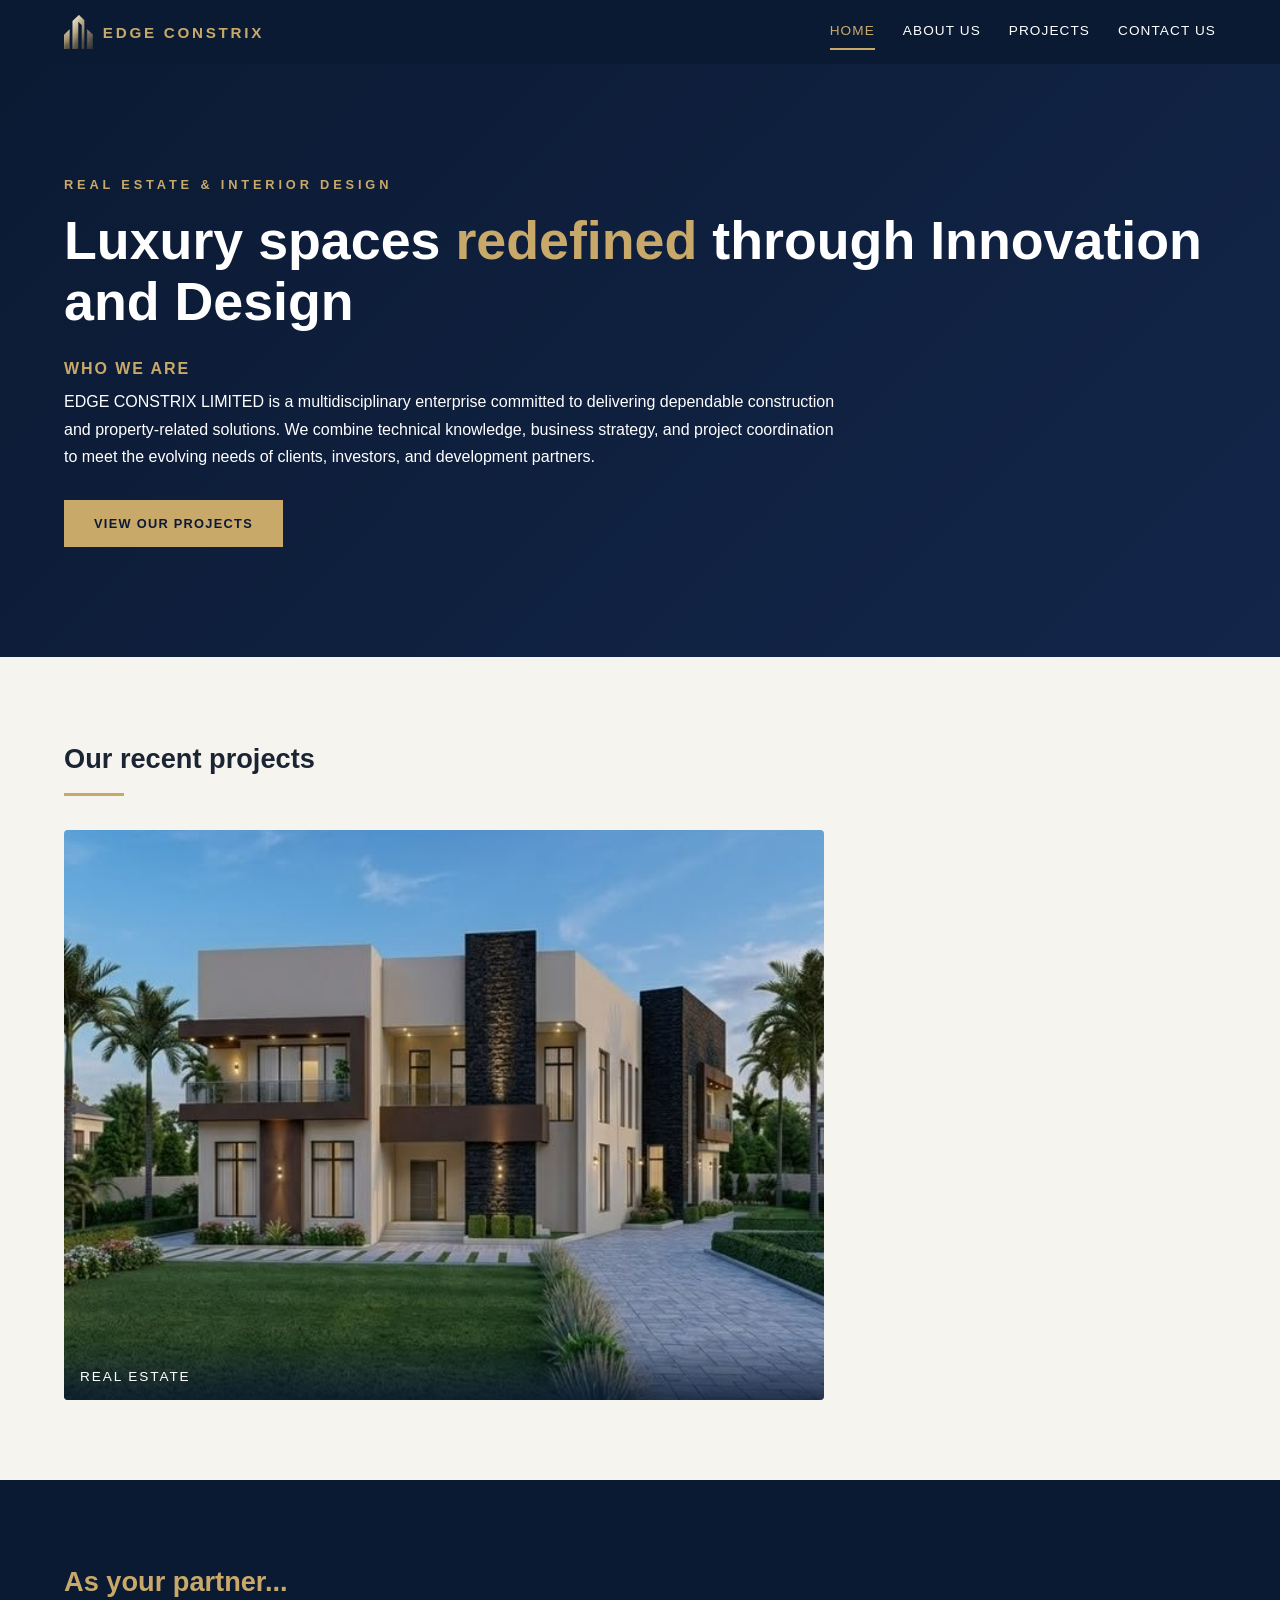
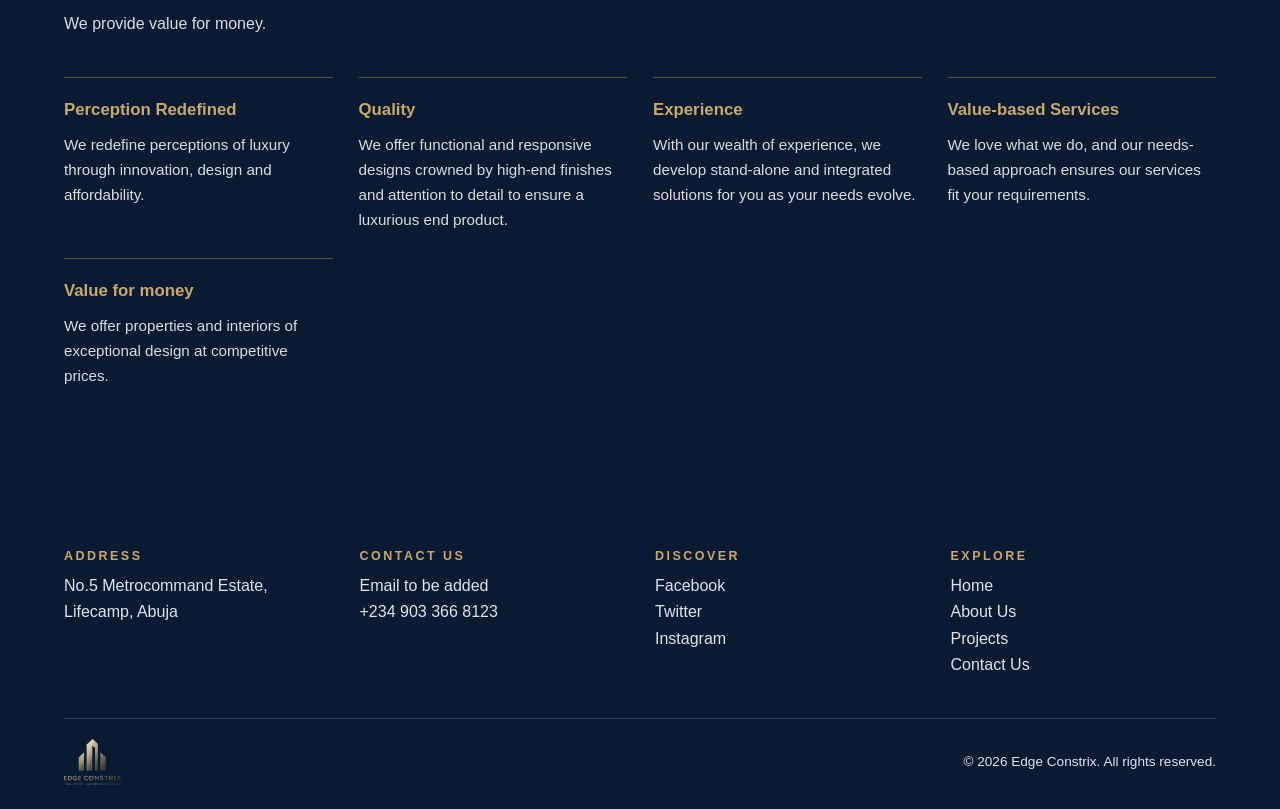
<file: index.html>
<!DOCTYPE html>
<html lang="en">
<head>
<meta charset="utf-8">
<meta name="viewport" content="width=device-width, initial-scale=1">
<title>Welcome - Edge Constrix</title>
<meta name="description" content="Edge Constrix: real estate and interior design.">
<link rel="icon" href="images/logo-mark.png">
<link rel="stylesheet" href="css/style.css">
</head>
<body>
<header class="nav">
  <a class="brand" href="index.html"><img src="images/logo-mark.png" alt=""><span>EDGE CONSTRIX</span></a>
  <button class="burger" aria-label="Menu" aria-expanded="false"><i></i><i></i><i></i></button>
  <nav><a href="index.html" class=active>Home</a><a href="about.html">About Us</a><a href="projects.html">Projects</a><a href="contact.html">Contact Us</a></nav>
</header>
<section class="hero">
  <div class="hero-text">
    <h5>REAL ESTATE &amp; INTERIOR DESIGN</h5>
    <h1>Luxury spaces <em>redefined</em> through Innovation and Design</h1>
    <p class="who"><span class="who-label">WHO WE ARE</span><br>EDGE CONSTRIX LIMITED is a multidisciplinary enterprise committed to delivering dependable construction and property-related solutions. We combine technical knowledge, business strategy, and project coordination to meet the evolving needs of clients, investors, and development partners.</p>
    <a class="btn" href="projects.html">View our projects</a>
  </div>
</section>
<section class="block">
  <h3 class="title">Our recent projects</h3>
  <div class="recent single">
    <figure><img src="images/projects/real-estate.jpg" alt="Modern two-storey residence with landscaped garden" loading="lazy"><figcaption>Real Estate</figcaption></figure>
  </div>
</section>
<section class="block dark">
  <h4>As your partner...</h4><p class="lead">We provide value for money.</p>
  <div class="grid3 values">
    <div><h5>Perception Redefined</h5><p>We redefine perceptions of luxury through innovation, design and affordability.</p></div>
    <div><h5>Quality</h5><p>We offer functional and responsive designs crowned by high-end finishes and attention to detail to ensure a luxurious end product.</p></div>
    <div><h5>Experience</h5><p>With our wealth of experience, we develop stand-alone and integrated solutions for you as your needs evolve.</p></div>
    <div><h5>Value-based Services</h5><p>We love what we do, and our needs-based approach ensures our services fit your requirements.</p></div>
    <div><h5>Value for money</h5><p>We offer properties and interiors of exceptional design at competitive prices.</p></div>
  </div>
</section>
<footer class="footer">
  <div class="cols">
    <div><h6>Address</h6><p>No.5 Metrocommand Estate,<br>Lifecamp, Abuja</p></div>
    <div><h6>Contact Us</h6><p>Email to be added<br>+234 903 366 8123</p></div>
    <div><h6>Discover</h6><p><a href="#">Facebook</a><br><a href="#">Twitter</a><br><a href="#">Instagram</a></p></div>
    <div><h6>Explore</h6><p><a href="index.html">Home</a><br><a href="about.html">About Us</a><br><a href="projects.html">Projects</a><br><a href="contact.html">Contact Us</a></p></div>
  </div>
  <div class="copy"><img src="images/logo.png" alt="Edge Constrix"><p>&copy; <span id="yr">2026</span> Edge Constrix. All rights reserved.</p></div>
</footer>
<script src="js/main.js"></script>
</body>
</html>
</file>
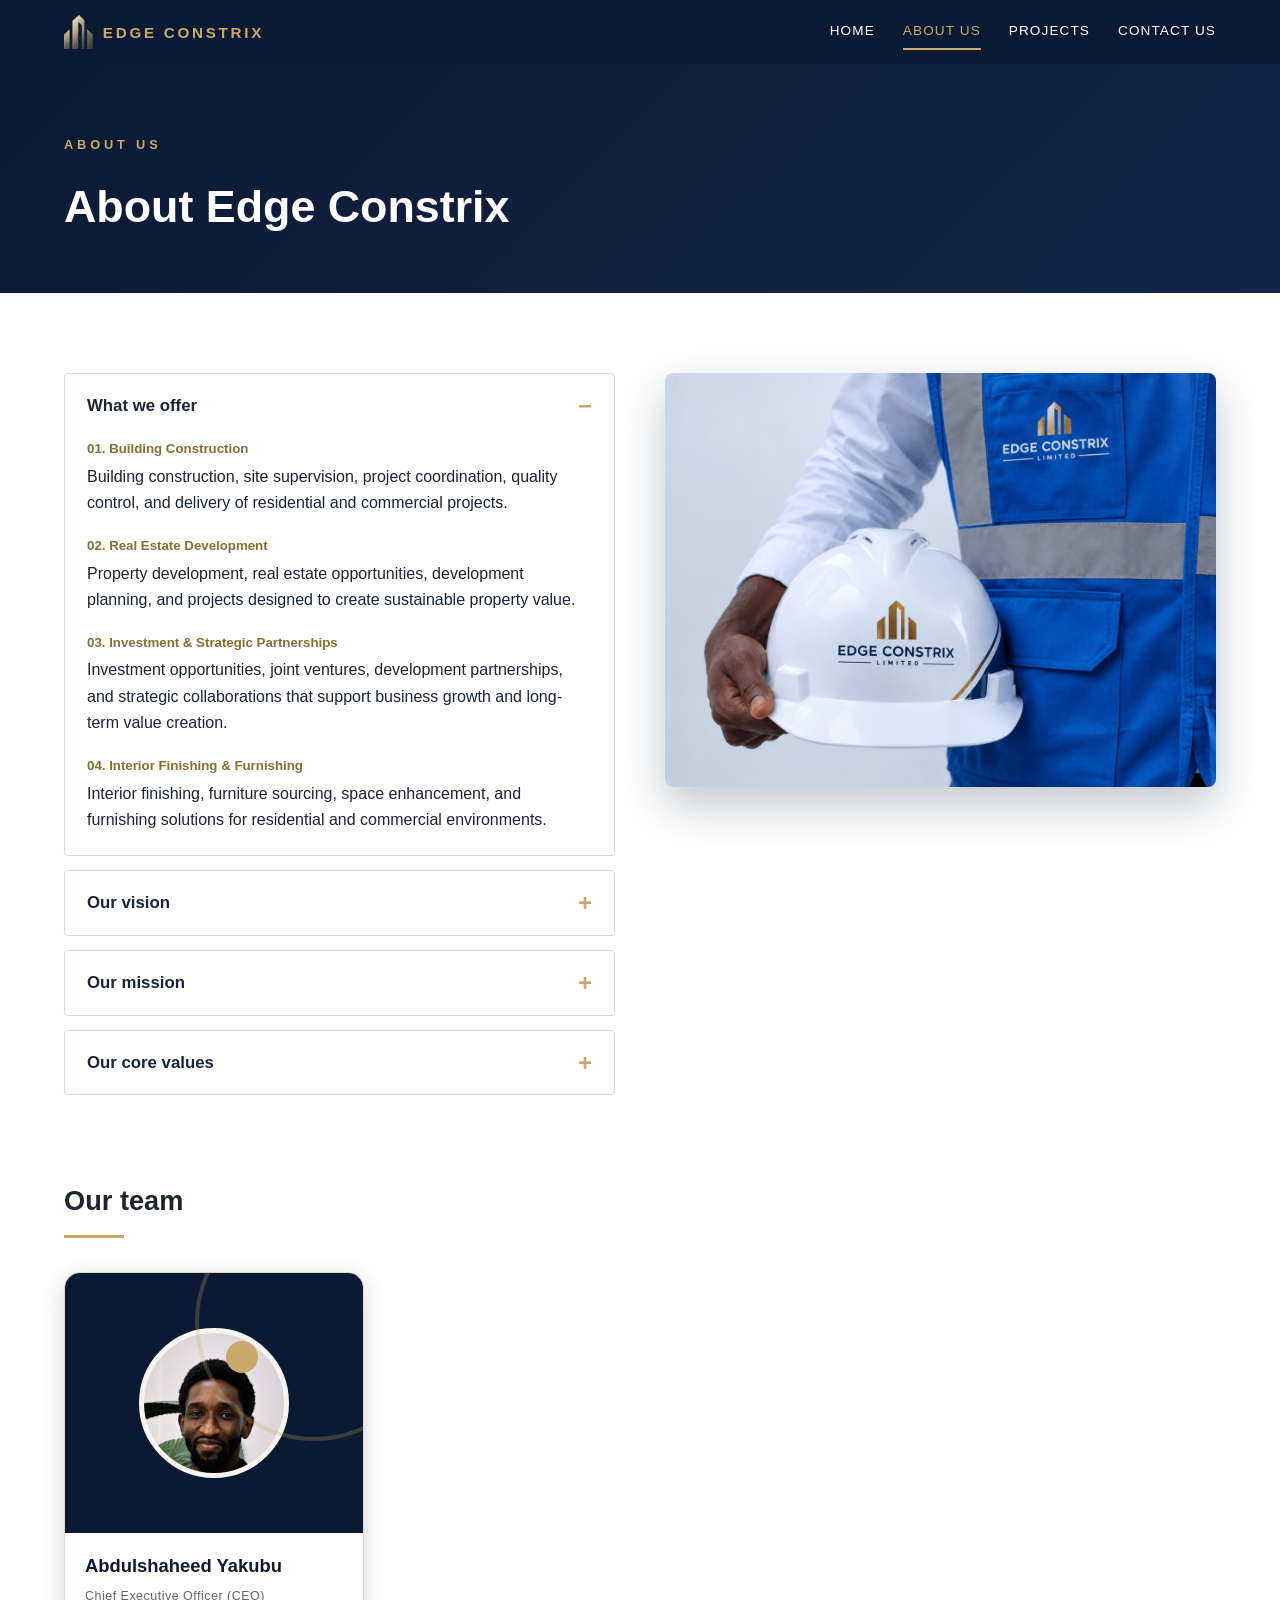
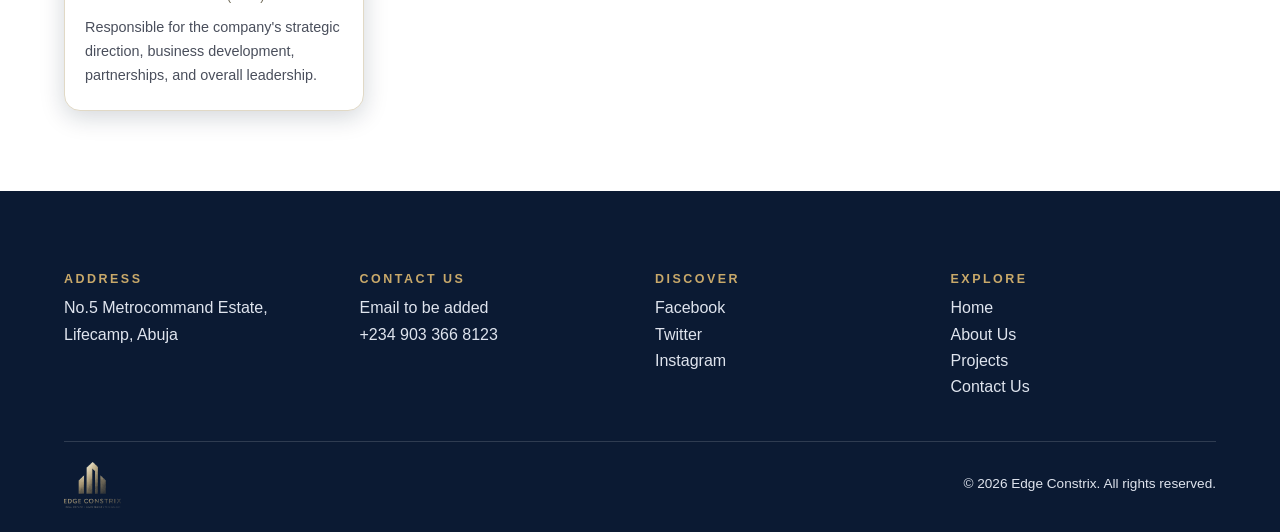
<file: about.html>
<!DOCTYPE html>
<html lang="en">
<head>
<meta charset="utf-8">
<meta name="viewport" content="width=device-width, initial-scale=1">
<title>About Us - Edge Constrix</title>
<meta name="description" content="Edge Constrix: real estate and interior design.">
<link rel="icon" href="images/logo-mark.png">
<link rel="stylesheet" href="css/style.css">
</head>
<body>
<header class="nav">
  <a class="brand" href="index.html"><img src="images/logo-mark.png" alt=""><span>EDGE CONSTRIX</span></a>
  <button class="burger" aria-label="Menu" aria-expanded="false"><i></i><i></i><i></i></button>
  <nav><a href="index.html">Home</a><a href="about.html" class=active>About Us</a><a href="projects.html">Projects</a><a href="contact.html">Contact Us</a></nav>
</header>
<section class="page-head"><h5>ABOUT US</h5><h1>About Edge Constrix</h1></section>
<section class="block about-white">
  <div class="about-grid">
  <div class="acc">
    <details open><summary>What we offer</summary>
      <div class="offer">
        <div><h5>01. Building Construction</h5><p>Building construction, site supervision, project coordination, quality control, and delivery of residential and commercial projects.</p></div>
        <div><h5>02. Real Estate Development</h5><p>Property development, real estate opportunities, development planning, and projects designed to create sustainable property value.</p></div>
        <div><h5>03. Investment &amp; Strategic Partnerships</h5><p>Investment opportunities, joint ventures, development partnerships, and strategic collaborations that support business growth and long-term value creation.</p></div>
        <div><h5>04. Interior Finishing &amp; Furnishing</h5><p>Interior finishing, furniture sourcing, space enhancement, and furnishing solutions for residential and commercial environments.</p></div>
      </div>
    </details>
    <details><summary>Our vision</summary>
      <p>To become a trusted African enterprise recognised for excellence in construction, real estate development, strategic investment, and innovative built-environment solutions.</p>
    </details>
    <details><summary>Our mission</summary>
      <p>To deliver reliable, quality-driven, and cost-effective construction, real estate, investment, and interior solutions that create lasting value for our clients and communities.</p>
    </details>
    <details><summary>Our core values</summary>
      <ul class="values-list">
        <li><b>Integrity:</b> Acting with honesty and accountability.</li>
        <li><b>Excellence:</b> Maintaining high standards in our work.</li>
        <li><b>Innovation:</b> Embracing practical and forward-thinking solutions.</li>
        <li><b>Partnership:</b> Building strong, lasting business relationships.</li>
        <li><b>Value creation:</b> Delivering meaningful outcomes for clients and partners.</li>
      </ul>
    </details>
  </div>
  <div class="about-img"><img src="images/helmet.jpg" alt="Edge Constrix branded safety helmet and vest"></div>
  </div>
  <div class="team">
    <h3 class="title">Our team</h3>
    <article class="card">
      <div class="card-top"><span class="dot"></span><div class="avatar"><img src="images/ceo.jpg" alt="Abdulshaheed Yakubu"></div></div>
      <div class="card-body"><h4>Abdulshaheed Yakubu</h4><h6>Chief Executive Officer (CEO)</h6><p>Responsible for the company's strategic direction, business development, partnerships, and overall leadership.</p></div>
    </article>
  </div>
</section>
<footer class="footer">
  <div class="cols">
    <div><h6>Address</h6><p>No.5 Metrocommand Estate,<br>Lifecamp, Abuja</p></div>
    <div><h6>Contact Us</h6><p>Email to be added<br>+234 903 366 8123</p></div>
    <div><h6>Discover</h6><p><a href="#">Facebook</a><br><a href="#">Twitter</a><br><a href="#">Instagram</a></p></div>
    <div><h6>Explore</h6><p><a href="index.html">Home</a><br><a href="about.html">About Us</a><br><a href="projects.html">Projects</a><br><a href="contact.html">Contact Us</a></p></div>
  </div>
  <div class="copy"><img src="images/logo.png" alt="Edge Constrix"><p>&copy; <span id="yr">2026</span> Edge Constrix. All rights reserved.</p></div>
</footer>
<script src="js/main.js"></script>
</body>
</html>
</file>
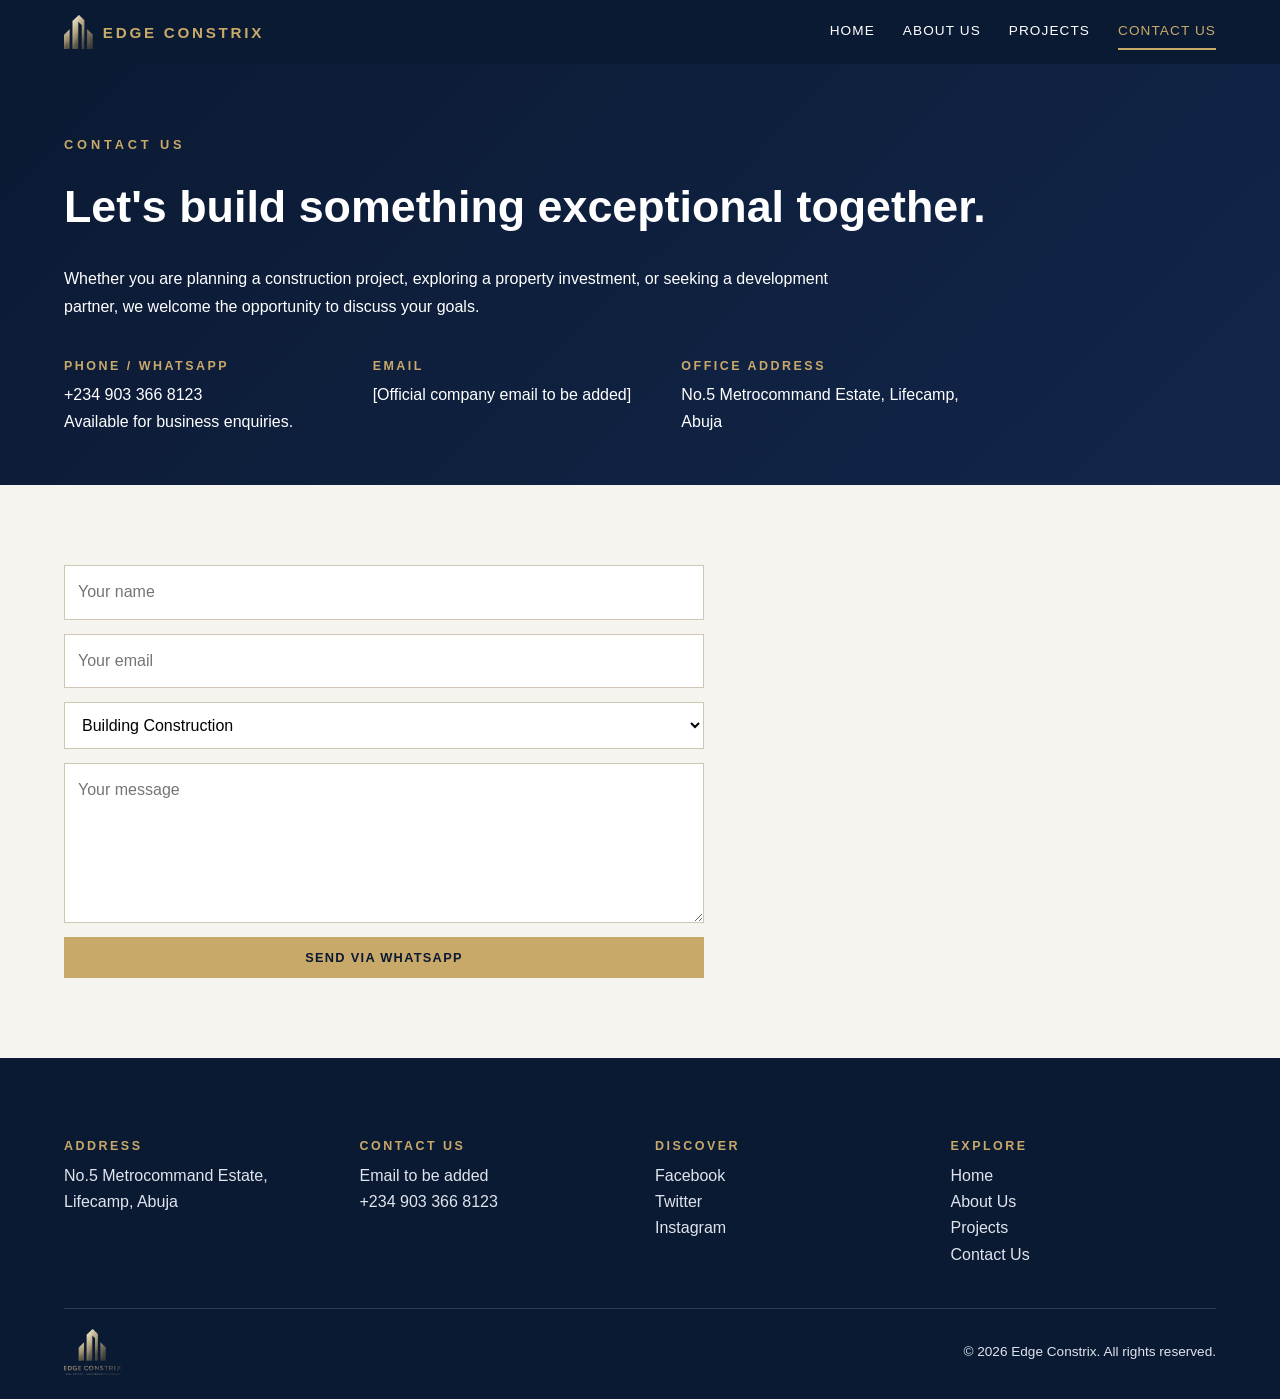
<file: contact.html>
<!DOCTYPE html>
<html lang="en">
<head>
<meta charset="utf-8">
<meta name="viewport" content="width=device-width, initial-scale=1">
<title>Contact Us - Edge Constrix</title>
<meta name="description" content="Edge Constrix: real estate and interior design.">
<link rel="icon" href="images/logo-mark.png">
<link rel="stylesheet" href="css/style.css">
</head>
<body>
<header class="nav">
  <a class="brand" href="index.html"><img src="images/logo-mark.png" alt=""><span>EDGE CONSTRIX</span></a>
  <button class="burger" aria-label="Menu" aria-expanded="false"><i></i><i></i><i></i></button>
  <nav><a href="index.html">Home</a><a href="about.html">About Us</a><a href="projects.html">Projects</a><a href="contact.html" class=active>Contact Us</a></nav>
</header>
<section class="page-head">
  <h5>CONTACT US</h5>
  <h1>Let's build something exceptional together.</h1>
  <p class="who">Whether you are planning a construction project, exploring a property investment, or seeking a development partner, we welcome the opportunity to discuss your goals.</p>
  <div class="cinfo">
    <div><h6>Phone / WhatsApp</h6><p>+234 903 366 8123<br>Available for business enquiries.</p></div>
    <div><h6>Email</h6><p>[Official company email to be added]</p></div>
    <div><h6>Office address</h6><p>No.5 Metrocommand Estate, Lifecamp, Abuja</p></div>
  </div>
</section>
<section class="block">
  <form id="cf" class="form formwide">
    <input name="name" placeholder="Your name" required>
    <input name="email" type="email" placeholder="Your email" required>
    <select name="service"><option>Building Construction</option><option>Real Estate Development</option><option>Investment &amp; Strategic Partnerships</option><option>Interior Finishing &amp; Furnishing</option></select>
    <textarea name="msg" rows="5" placeholder="Your message" required></textarea>
    <button class="btn" type="submit">Send via WhatsApp</button>
    <p id="ok" hidden>Thank you! WhatsApp will open so you can send the message.</p>
  </form>
</section>
<footer class="footer">
  <div class="cols">
    <div><h6>Address</h6><p>No.5 Metrocommand Estate,<br>Lifecamp, Abuja</p></div>
    <div><h6>Contact Us</h6><p>Email to be added<br>+234 903 366 8123</p></div>
    <div><h6>Discover</h6><p><a href="#">Facebook</a><br><a href="#">Twitter</a><br><a href="#">Instagram</a></p></div>
    <div><h6>Explore</h6><p><a href="index.html">Home</a><br><a href="about.html">About Us</a><br><a href="projects.html">Projects</a><br><a href="contact.html">Contact Us</a></p></div>
  </div>
  <div class="copy"><img src="images/logo.png" alt="Edge Constrix"><p>&copy; <span id="yr">2026</span> Edge Constrix. All rights reserved.</p></div>
</footer>
<script src="js/main.js"></script>
</body>
</html>
</file>
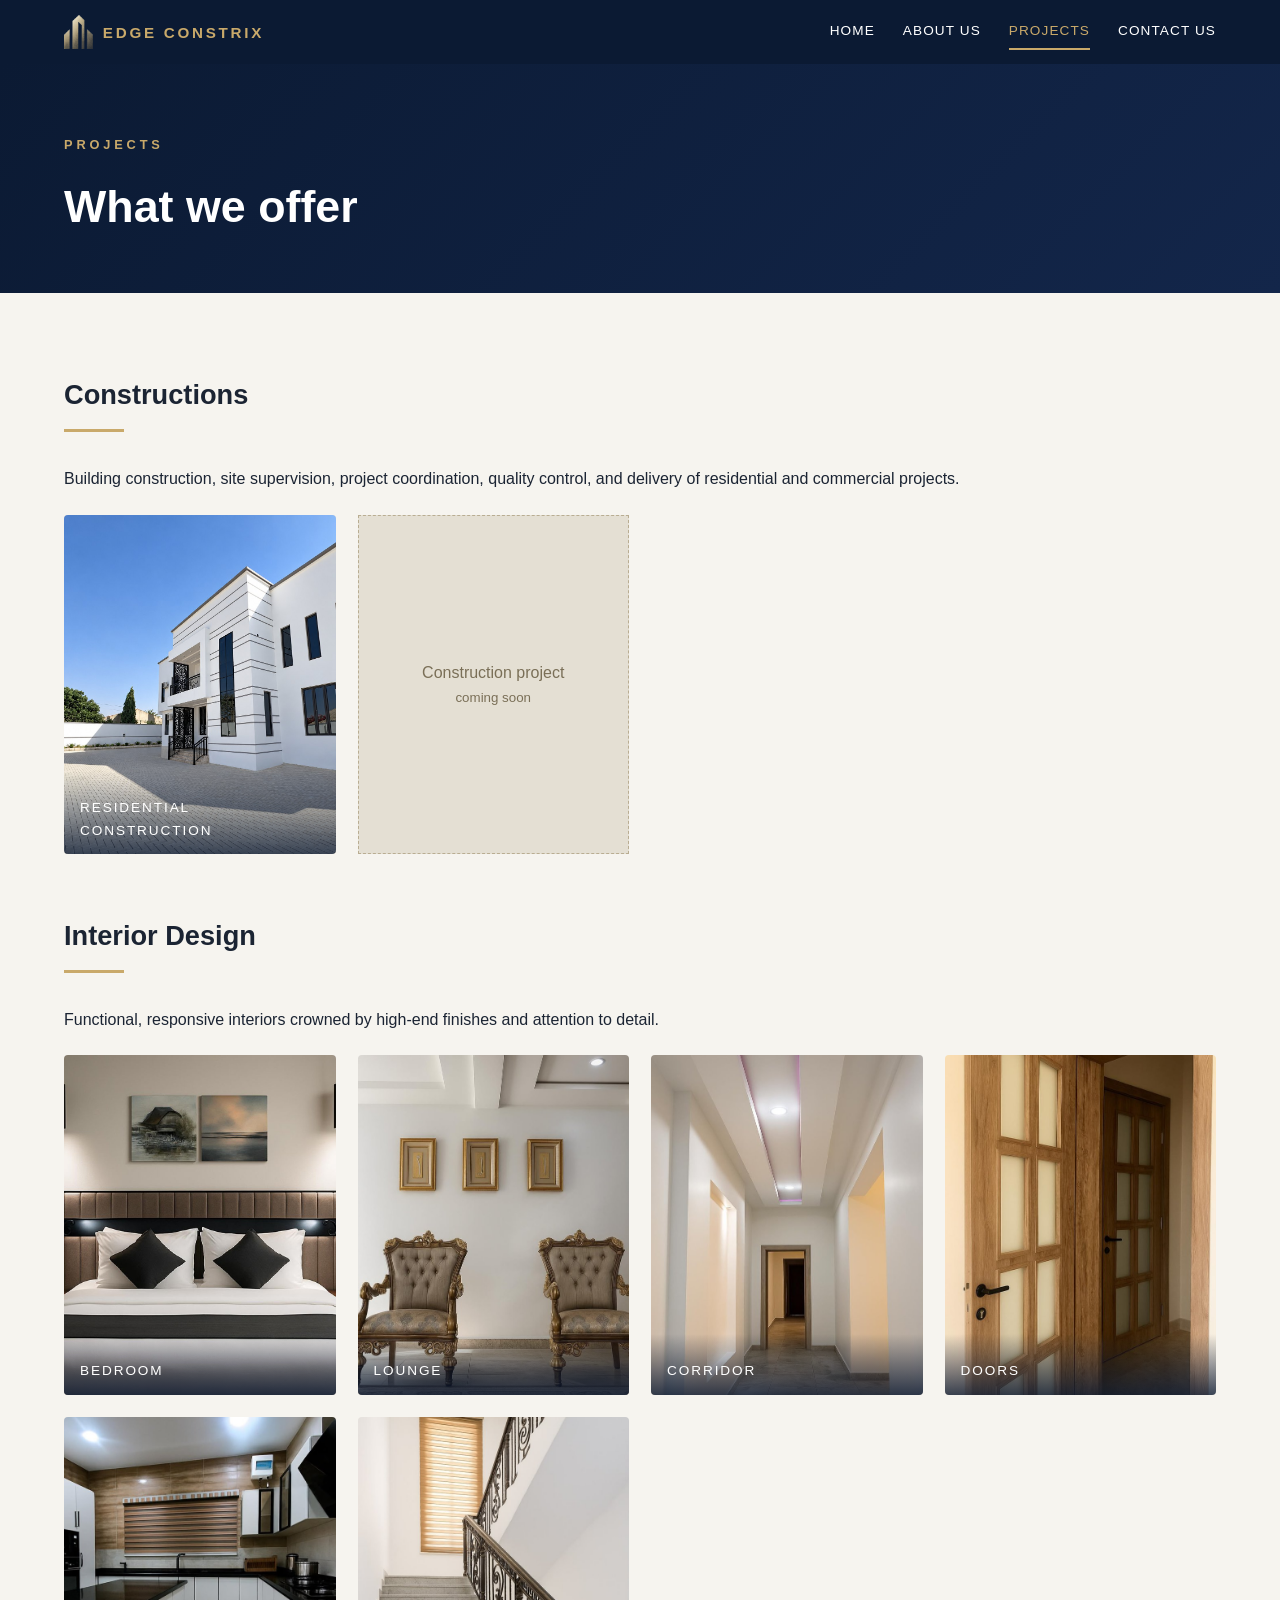
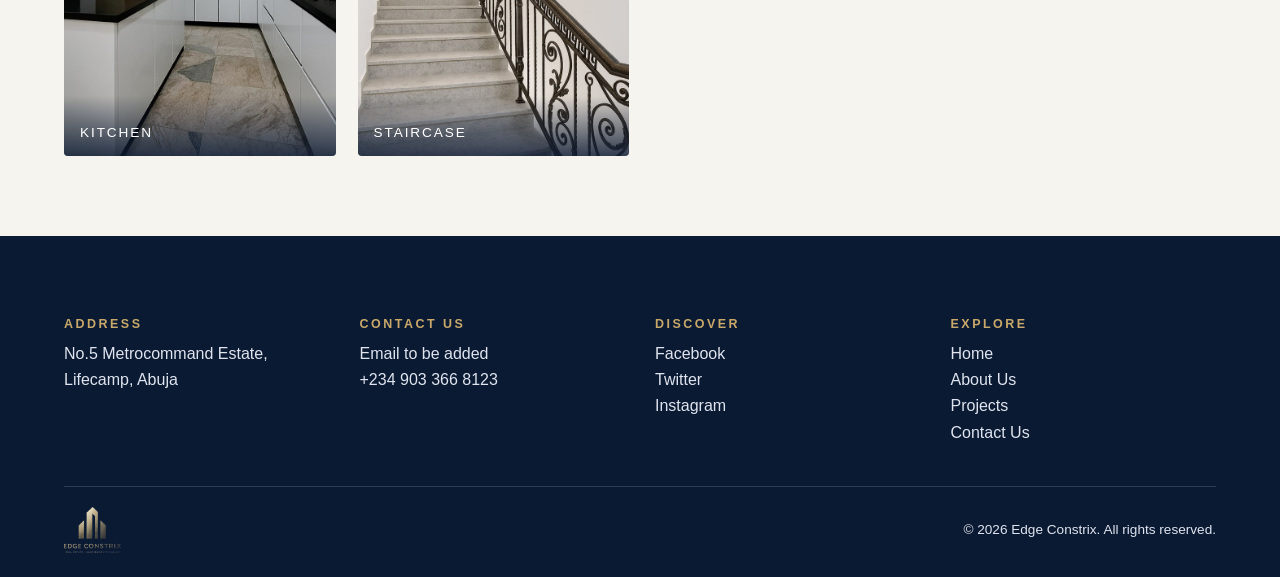
<file: projects.html>
<!DOCTYPE html>
<html lang="en">
<head>
<meta charset="utf-8">
<meta name="viewport" content="width=device-width, initial-scale=1">
<title>Projects - Edge Constrix</title>
<meta name="description" content="Edge Constrix: real estate and interior design.">
<link rel="icon" href="images/logo-mark.png">
<link rel="stylesheet" href="css/style.css">
</head>
<body>
<header class="nav">
  <a class="brand" href="index.html"><img src="images/logo-mark.png" alt=""><span>EDGE CONSTRIX</span></a>
  <button class="burger" aria-label="Menu" aria-expanded="false"><i></i><i></i><i></i></button>
  <nav><a href="index.html">Home</a><a href="about.html">About Us</a><a href="projects.html" class=active>Projects</a><a href="contact.html">Contact Us</a></nav>
</header>
<section class="page-head"><h5>PROJECTS</h5><h1>What we offer</h1></section>
<section class="block">
  <div class="split stack">
    <article id="constructions">
      <h3 class="title">Constructions</h3>
      <p>Building construction, site supervision, project coordination, quality control, and delivery of residential and commercial projects.</p>
      <div class="gallery open">
        <figure><img src="images/projects/bauchi.jpg" style="object-position:50% 40%" alt="Completed residential construction project" loading="lazy"><figcaption>Residential construction</figcaption></figure>
        <div class="ph">Construction project<br><small>coming soon</small></div>
      </div>
    </article>
    <article id="interior-design">
      <h3 class="title">Interior Design</h3>
      <p>Functional, responsive interiors crowned by high-end finishes and attention to detail.</p>
      <div class="gallery">
      <figure><img src="images/projects/bedroom.jpg" alt="Bedroom interior" loading="lazy"><figcaption>Bedroom</figcaption></figure>
      <figure><img src="images/projects/lounge.jpg" alt="Lounge interior" loading="lazy"><figcaption>Lounge</figcaption></figure>
      <figure><img src="images/projects/corridor.jpg" alt="Corridor interior" loading="lazy"><figcaption>Corridor</figcaption></figure>
      <figure><img src="images/projects/door.jpg" alt="Doors interior" loading="lazy"><figcaption>Doors</figcaption></figure>
      <figure><img src="images/projects/kitchen.jpg" alt="Kitchen interior" loading="lazy"><figcaption>Kitchen</figcaption></figure>
      <figure><img src="images/projects/staircase.jpg" alt="Staircase interior" loading="lazy"><figcaption>Staircase</figcaption></figure>
    </div>
    </article>
  </div>
</section>
<footer class="footer">
  <div class="cols">
    <div><h6>Address</h6><p>No.5 Metrocommand Estate,<br>Lifecamp, Abuja</p></div>
    <div><h6>Contact Us</h6><p>Email to be added<br>+234 903 366 8123</p></div>
    <div><h6>Discover</h6><p><a href="#">Facebook</a><br><a href="#">Twitter</a><br><a href="#">Instagram</a></p></div>
    <div><h6>Explore</h6><p><a href="index.html">Home</a><br><a href="about.html">About Us</a><br><a href="projects.html">Projects</a><br><a href="contact.html">Contact Us</a></p></div>
  </div>
  <div class="copy"><img src="images/logo.png" alt="Edge Constrix"><p>&copy; <span id="yr">2026</span> Edge Constrix. All rights reserved.</p></div>
</footer>
<script src="js/main.js"></script>
</body>
</html>
</file>
<file: css/style.css>
:root{--navy:#0b1a33;--navy2:#13264a;--gold:#c9a96a;--ink:#1b2433;--bg:#f6f4ef}
*{box-sizing:border-box;margin:0;padding:0}
body{font-family:Montserrat,"Segoe UI",Arial,sans-serif;color:var(--ink);background:var(--bg);line-height:1.65}
a{color:inherit;text-decoration:none}img{max-width:100%;display:block}
.nav{position:sticky;top:0;z-index:10;display:flex;align-items:center;justify-content:space-between;padding:14px 5%;background:var(--navy);color:#fff}
.brand{display:flex;align-items:center;gap:10px;font-weight:700;letter-spacing:.18em;color:var(--gold);font-size:.95rem}
.brand img{height:34px}
.nav nav{display:flex;gap:28px}
.nav nav a{font-size:.85rem;letter-spacing:.08em;text-transform:uppercase;padding:6px 0;border-bottom:2px solid transparent}
.nav nav a:hover,.nav nav a.active{color:var(--gold);border-color:var(--gold)}
.burger{display:none;background:none;border:0;cursor:pointer}
.burger i{display:block;width:24px;height:2px;background:var(--gold);margin:5px 0}
.hero{display:block;padding:110px 5%;background:linear-gradient(135deg,var(--navy),var(--navy2));color:#fff}
.hero h5,.page-head h5{color:var(--gold);letter-spacing:.3em;font-size:.8rem;margin-bottom:14px}
.hero .btn{margin-top:30px}
.hero h1{font-size:clamp(2rem,4.2vw,3.4rem);line-height:1.15;font-weight:600}
.hero h1 em{color:var(--gold);font-style:normal}
.tags{display:flex;flex-wrap:wrap;gap:14px;list-style:none;margin:28px 0}
.tags li{border:1px solid var(--gold);color:var(--gold);padding:8px 18px;font-size:.8rem;letter-spacing:.12em;text-transform:uppercase}
.btn{display:inline-block;background:var(--gold);color:var(--navy);padding:13px 30px;font-weight:700;letter-spacing:.1em;text-transform:uppercase;font-size:.8rem;border:0;cursor:pointer}
.btn:hover{background:#dcc08a}
.hero-img img{width:100%;border-radius:6px;box-shadow:0 25px 60px rgba(0,0,0,.45)}
.block{padding:80px 5%}.block.dark{background:var(--navy);color:#fff}
.title{font-size:1.7rem;margin-bottom:34px;position:relative;padding-bottom:14px}
.title::after{content:"";position:absolute;left:0;bottom:0;width:60px;height:3px;background:var(--gold)}
.grid3{display:grid;grid-template-columns:repeat(auto-fit,minmax(250px,1fr));gap:26px}
.grid2{display:grid;grid-template-columns:repeat(auto-fit,minmax(200px,1fr));gap:20px;margin-top:22px}
.ph{aspect-ratio:4/3;display:grid;place-content:center;text-align:center;background:#e4dfd3;border:1px dashed #b9ad92;color:#7a6f57}
.dark h4{font-size:1.7rem;color:var(--gold)}.lead{margin:6px 0 40px;opacity:.85}
.values h5{color:var(--gold);margin-bottom:8px;font-size:1.05rem}.values p{opacity:.85;font-size:.95rem}
.values>div{border-top:1px solid rgba(201,169,106,.4);padding-top:18px}
.page-head{padding:70px 5% 50px;background:linear-gradient(135deg,var(--navy),var(--navy2));color:#fff}
.page-head h1{font-size:clamp(1.8rem,3.6vw,2.8rem);font-weight:600}
.empty{min-height:240px;display:grid;place-content:center;color:#8a8472;font-style:italic}
.split{display:grid;grid-template-columns:repeat(auto-fit,minmax(300px,1fr));gap:60px}
.split p{margin-bottom:10px}
.info h6,.footer h6{color:var(--gold);letter-spacing:.2em;text-transform:uppercase;font-size:.78rem;margin:18px 0 6px}
.form{display:grid;gap:14px}
.form input,.form select,.form textarea{padding:13px;border:1px solid #cfc7b4;background:#fff;font:inherit}
.footer{background:var(--navy);color:#dfe4ee;padding:60px 5% 24px}
.footer .cols{display:grid;grid-template-columns:repeat(auto-fit,minmax(200px,1fr));gap:30px}
.footer a:hover{color:var(--gold)}
.copy{display:flex;align-items:center;justify-content:space-between;gap:16px;flex-wrap:wrap;margin-top:40px;padding-top:20px;border-top:1px solid rgba(255,255,255,.15);font-size:.85rem}
.copy img{height:46px}
@media(max-width:820px){
 .hero{grid-template-columns:1fr;padding:50px 5%}
 .burger{display:block}
 .nav nav{display:none;position:absolute;top:100%;left:0;right:0;flex-direction:column;gap:0;background:var(--navy);padding:10px 5% 20px}
 .nav nav.open{display:flex}.nav nav a{padding:12px 0}
}

.sign img{width:100%;max-width:1000px;margin:0 auto;border-radius:6px;box-shadow:0 20px 50px rgba(0,0,0,.35)}

.split.stack{grid-template-columns:1fr}
.gallery,.recent{display:grid;grid-template-columns:repeat(auto-fit,minmax(260px,1fr));gap:22px;margin-top:22px}
.recent{margin-top:0}
figure{overflow:hidden;background:#e4dfd3;border-radius:4px;position:relative}
figure img{width:100%;aspect-ratio:4/5;object-fit:cover;transition:transform .35s ease}
figure:hover img{transform:scale(1.05)}
figcaption{position:absolute;left:0;right:0;bottom:0;padding:26px 16px 12px;color:#fff;font-size:.85rem;letter-spacing:.14em;text-transform:uppercase;background:linear-gradient(transparent,rgba(11,26,51,.8));transition:text-shadow .2s}
figure:hover figcaption{text-shadow:0 0 .6px #fff,0 0 .6px #fff}
/* hover feedback: slightly bolder and a small pop */
a,button,.btn,.tags li,.values>div,.ph,.copy img,.brand{transition:transform .2s ease,text-shadow .2s ease,box-shadow .2s ease}
.nav nav a,.footer .cols a{display:inline-block}
a:hover,button:hover,.btn:hover,.tags li:hover,.brand:hover{transform:scale(1.06);text-shadow:0 0 .7px currentColor,0 0 .7px currentColor}
.btn:hover{box-shadow:0 6px 18px rgba(0,0,0,.3)}
.values>div{display:block}
.values>div:hover,.ph:hover{transform:scale(1.03)}
h1:hover,h3:hover,h4:hover,h5:hover,h6:hover,.lead:hover,.values p:hover,.split p:hover,.footer p:hover,.copy p:hover,.info p:hover{text-shadow:0 0 .7px currentColor,0 0 .7px currentColor}
.form input:hover,.form select:hover,.form textarea:hover{border-color:var(--gold);box-shadow:0 0 0 2px rgba(201,169,106,.35)}
.burger:hover{transform:scale(1.1)}

.who{max-width:780px;margin:22px 0 0;font-size:1rem;font-weight:400;line-height:1.7;color:#fff}
.hero .who{margin:22px 0 0}
.about-white{background:#fff}
.acc{margin:0}
details{background:#fff;border:1px solid #e1d9c6;border-radius:4px;margin-bottom:14px}
summary{cursor:pointer;list-style:none;padding:18px 22px;font-weight:600;font-size:1.05rem;display:flex;justify-content:space-between;align-items:center;transition:text-shadow .2s,color .2s}
summary::-webkit-details-marker{display:none}
summary::after{content:"+";color:var(--gold);font-size:1.5rem;line-height:1}
details[open] summary::after{content:"\2212"}
summary:hover{color:#8a6d2f;text-shadow:0 0 .7px currentColor,0 0 .7px currentColor}
details>p,details>ul,.offer{padding:0 22px 22px}
.offer{display:grid;gap:18px}.offer h5{color:#8a6d2f;margin-bottom:4px}
.values-list{list-style:none}.values-list li{padding:6px 0;border-bottom:1px solid #eee4cf}
.team{margin:0}
.card{width:300px;background:#fff;border-radius:16px;overflow:hidden;box-shadow:0 6px 24px rgba(11,26,51,.18);border:1px solid #e1d9c6}
.card-top{position:relative;height:260px;background:var(--navy);display:grid;place-items:center;overflow:hidden}
.card-top::before{content:"";position:absolute;right:-70px;top:-70px;width:230px;height:230px;border:4px solid rgba(201,169,106,.25);border-radius:50%}
.avatar{width:150px;height:150px;border-radius:50%;overflow:hidden;border:5px solid #f6f4ef;background:#f6f4ef}
.avatar img{width:100%;height:100%;object-fit:cover;object-position:50% 20%}
.dot{position:absolute;width:32px;height:32px;border-radius:50%;background:var(--gold);top:68px;left:54%}
.card-body{padding:18px 20px 22px}.card-body h4{font-size:1.15rem;color:var(--navy)}
.card-body h6{margin:4px 0 10px;color:#6b6552;font-size:.78rem;letter-spacing:.04em;text-transform:none;font-weight:500}
.card-body p{font-size:.9rem;color:#4a4f5c}
.cinfo{display:grid;grid-template-columns:repeat(auto-fit,minmax(230px,1fr));gap:26px;margin-top:36px;max-width:900px}
.cinfo h6{color:var(--gold);letter-spacing:.2em;text-transform:uppercase;font-size:.78rem;margin-bottom:6px}
.cinfo p{color:#fff}
.formwide{max-width:640px}
.card:hover{transform:scale(1.03);transition:transform .2s}

.about-grid{display:grid;grid-template-columns:1fr 1fr;gap:50px;align-items:start;margin-bottom:70px}
.about-img{position:sticky;top:90px}
.about-img img{width:100%;border-radius:8px;box-shadow:0 18px 45px rgba(11,26,51,.25)}
@media(max-width:820px){.about-grid{grid-template-columns:1fr}.about-img{position:static;order:-1}}
.who-label{display:inline-block;font-weight:700;text-transform:uppercase;letter-spacing:.12em;color:var(--gold);margin-bottom:6px}
.recent.single{display:block;max-width:760px;margin-top:0}
.recent.single img{aspect-ratio:4/3;object-position:50% 64%}
.gallery.open{grid-template-columns:repeat(auto-fill,minmax(260px,1fr))}
.gallery .ph{aspect-ratio:4/5}

/* ---------- phone optimisation ---------- */
html{-webkit-text-size-adjust:100%}
body{overflow-x:hidden}
@media(max-width:820px){
 .nav{padding:12px 5%}
 .brand{font-size:.8rem;letter-spacing:.12em}.brand img{height:28px}
 .nav nav a{font-size:.95rem;width:100%;border-bottom:1px solid rgba(255,255,255,.08)}
 .hero{padding:60px 5%}
 .hero h1{font-size:1.9rem}
 .btn{display:block;text-align:center;width:100%}
 .block{padding:50px 5%}
 .page-head{padding:50px 5% 36px}
 .title{font-size:1.4rem;margin-bottom:24px}
 .gallery,.gallery.open,.recent{grid-template-columns:1fr}
 .recent.single{max-width:100%}
 .gallery figure img,.gallery .ph{aspect-ratio:4/3}
 .gallery .ph{aspect-ratio:4/3}
 .grid3{grid-template-columns:1fr}
 .split{gap:40px}
 summary{padding:16px 16px;font-size:1rem}
 details>p,details>ul,.offer{padding:0 16px 18px}
 .card{width:100%;max-width:340px}
 .cinfo{grid-template-columns:1fr;gap:20px}
 .footer{padding:44px 5% 20px}
 .footer .cols{grid-template-columns:1fr 1fr}
 .copy{flex-direction:column;align-items:flex-start}
 .form input,.form select,.form textarea{font-size:16px}
}
@media(max-width:420px){.footer .cols{grid-template-columns:1fr}.hero h1{font-size:1.65rem}}
@media(hover:none){
 a:hover,button:hover,.btn:hover,.tags li:hover,.brand:hover,.values>div:hover,.ph:hover,.card:hover,figure:hover img{transform:none;text-shadow:none;box-shadow:none}
 h1:hover,h3:hover,h4:hover,h5:hover,h6:hover,.lead:hover,.values p:hover,.split p:hover,.footer p:hover,.copy p:hover,.info p:hover,summary:hover,figure:hover figcaption{text-shadow:none}
}
</file>
